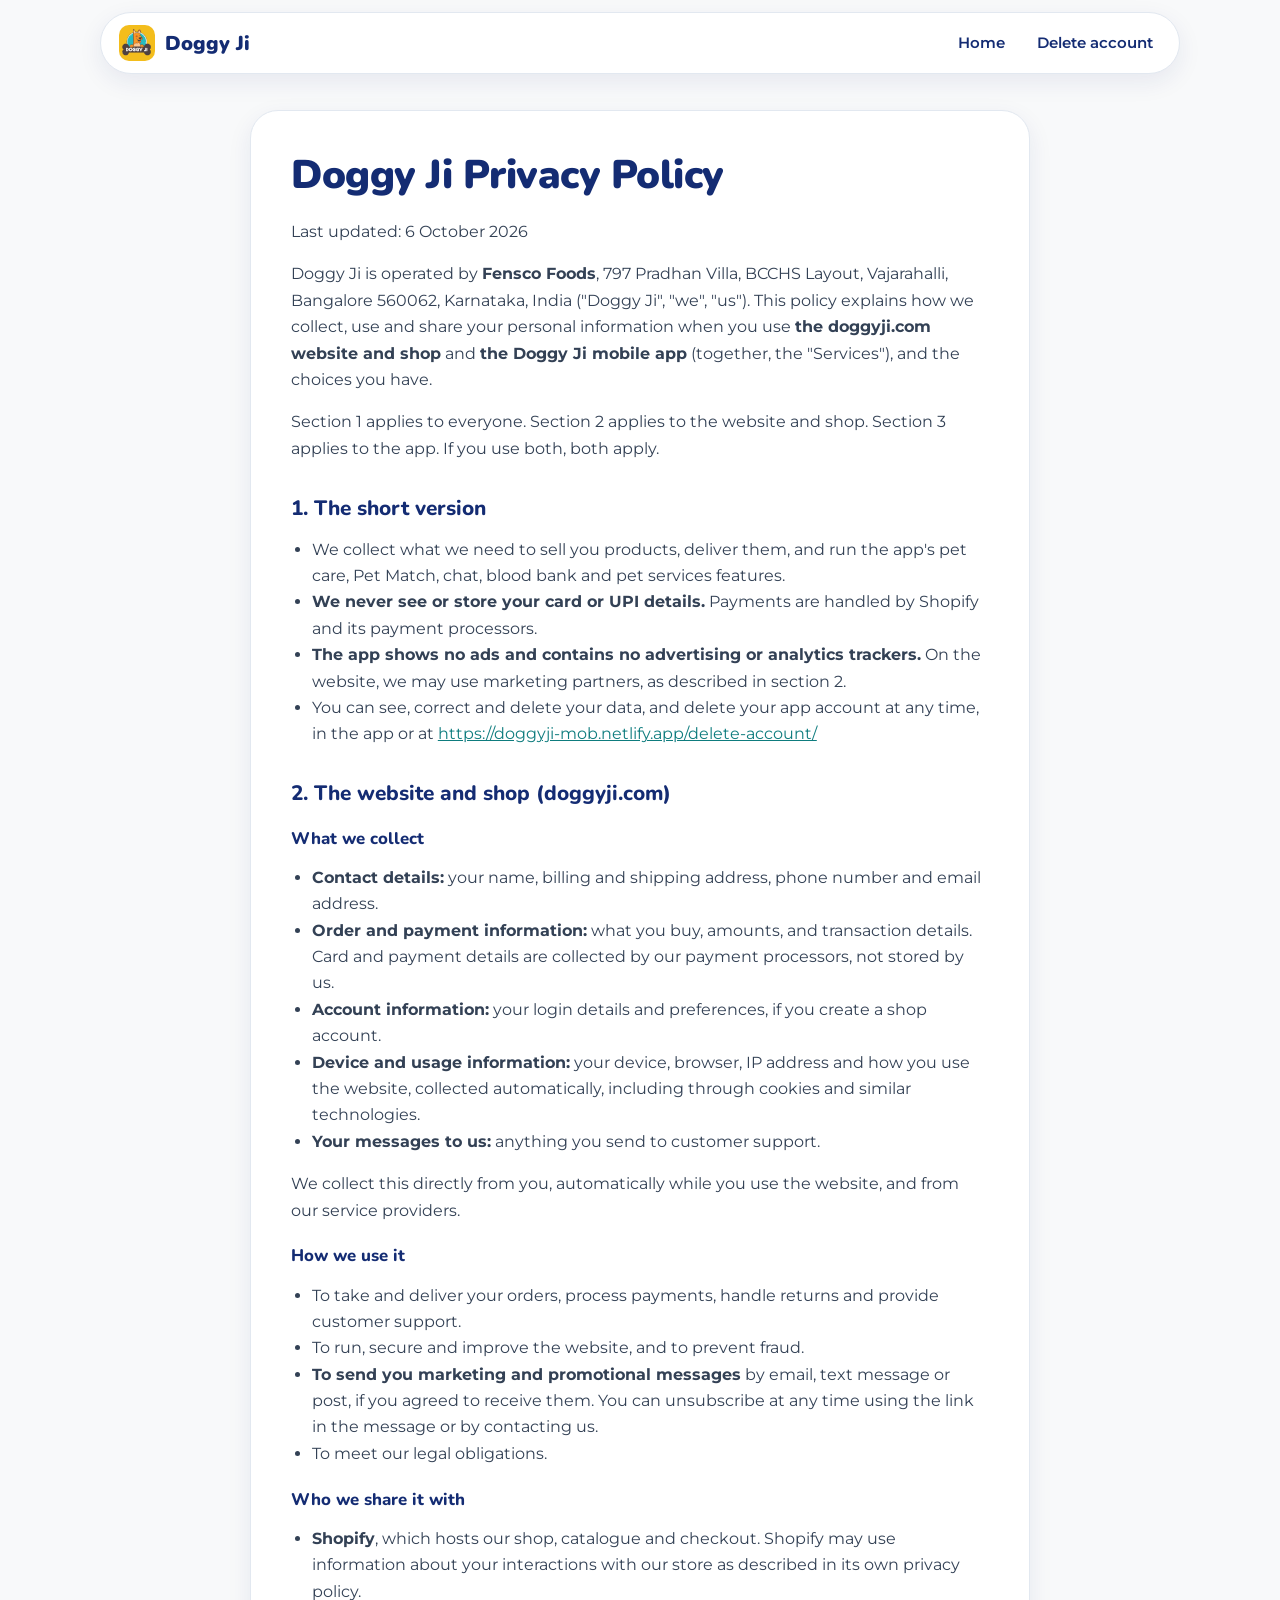
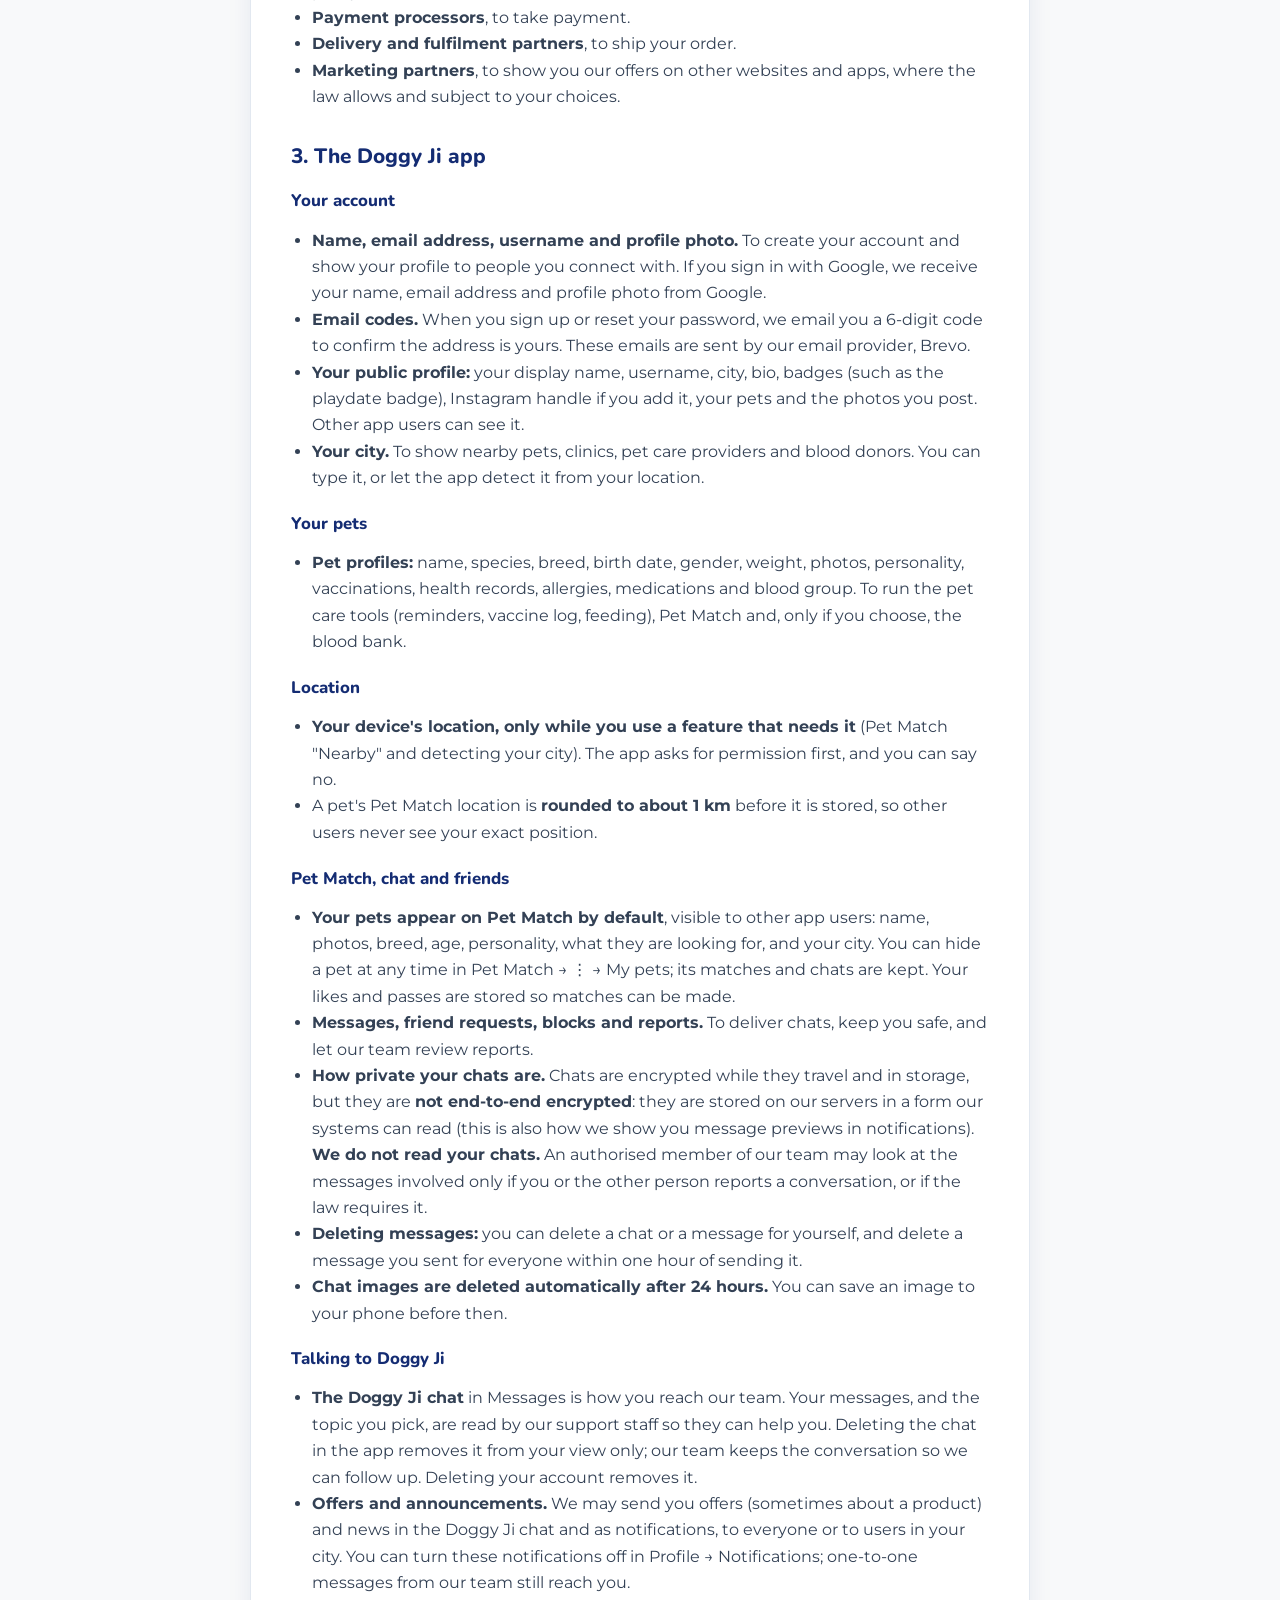
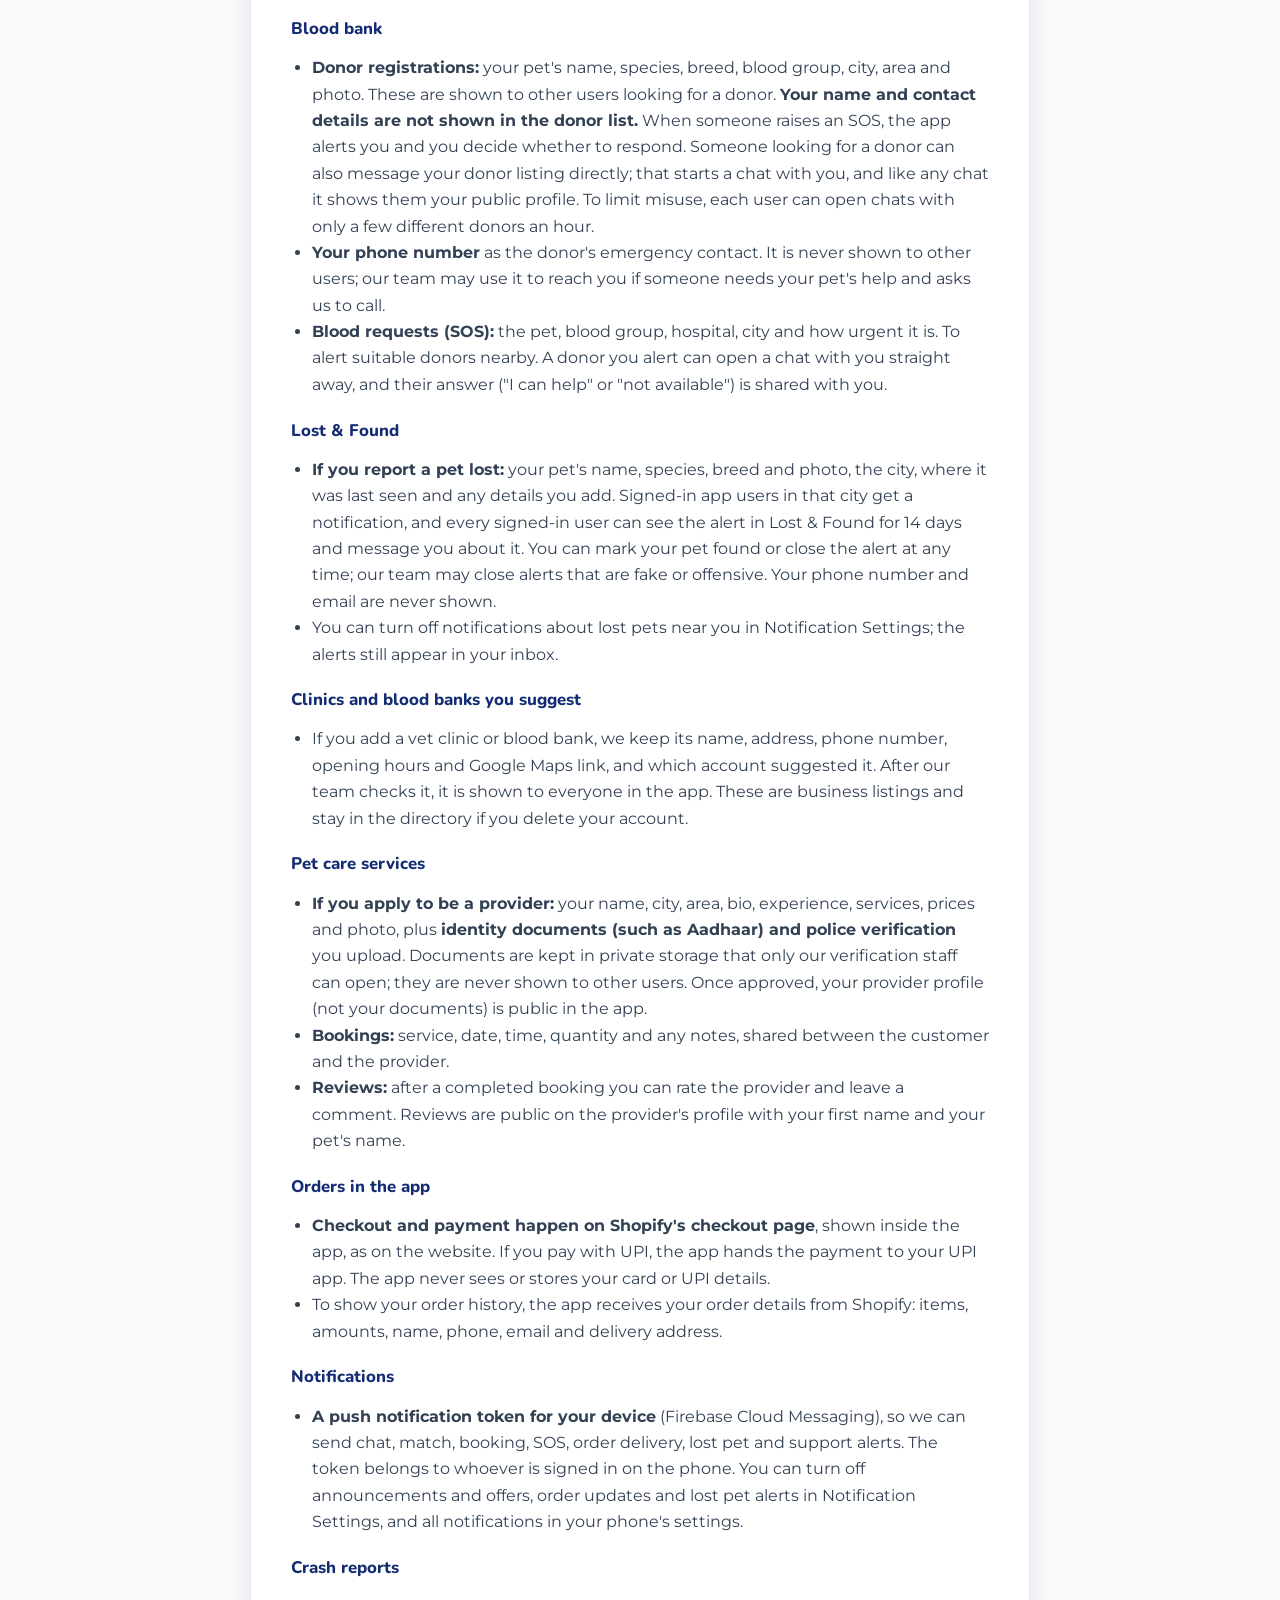
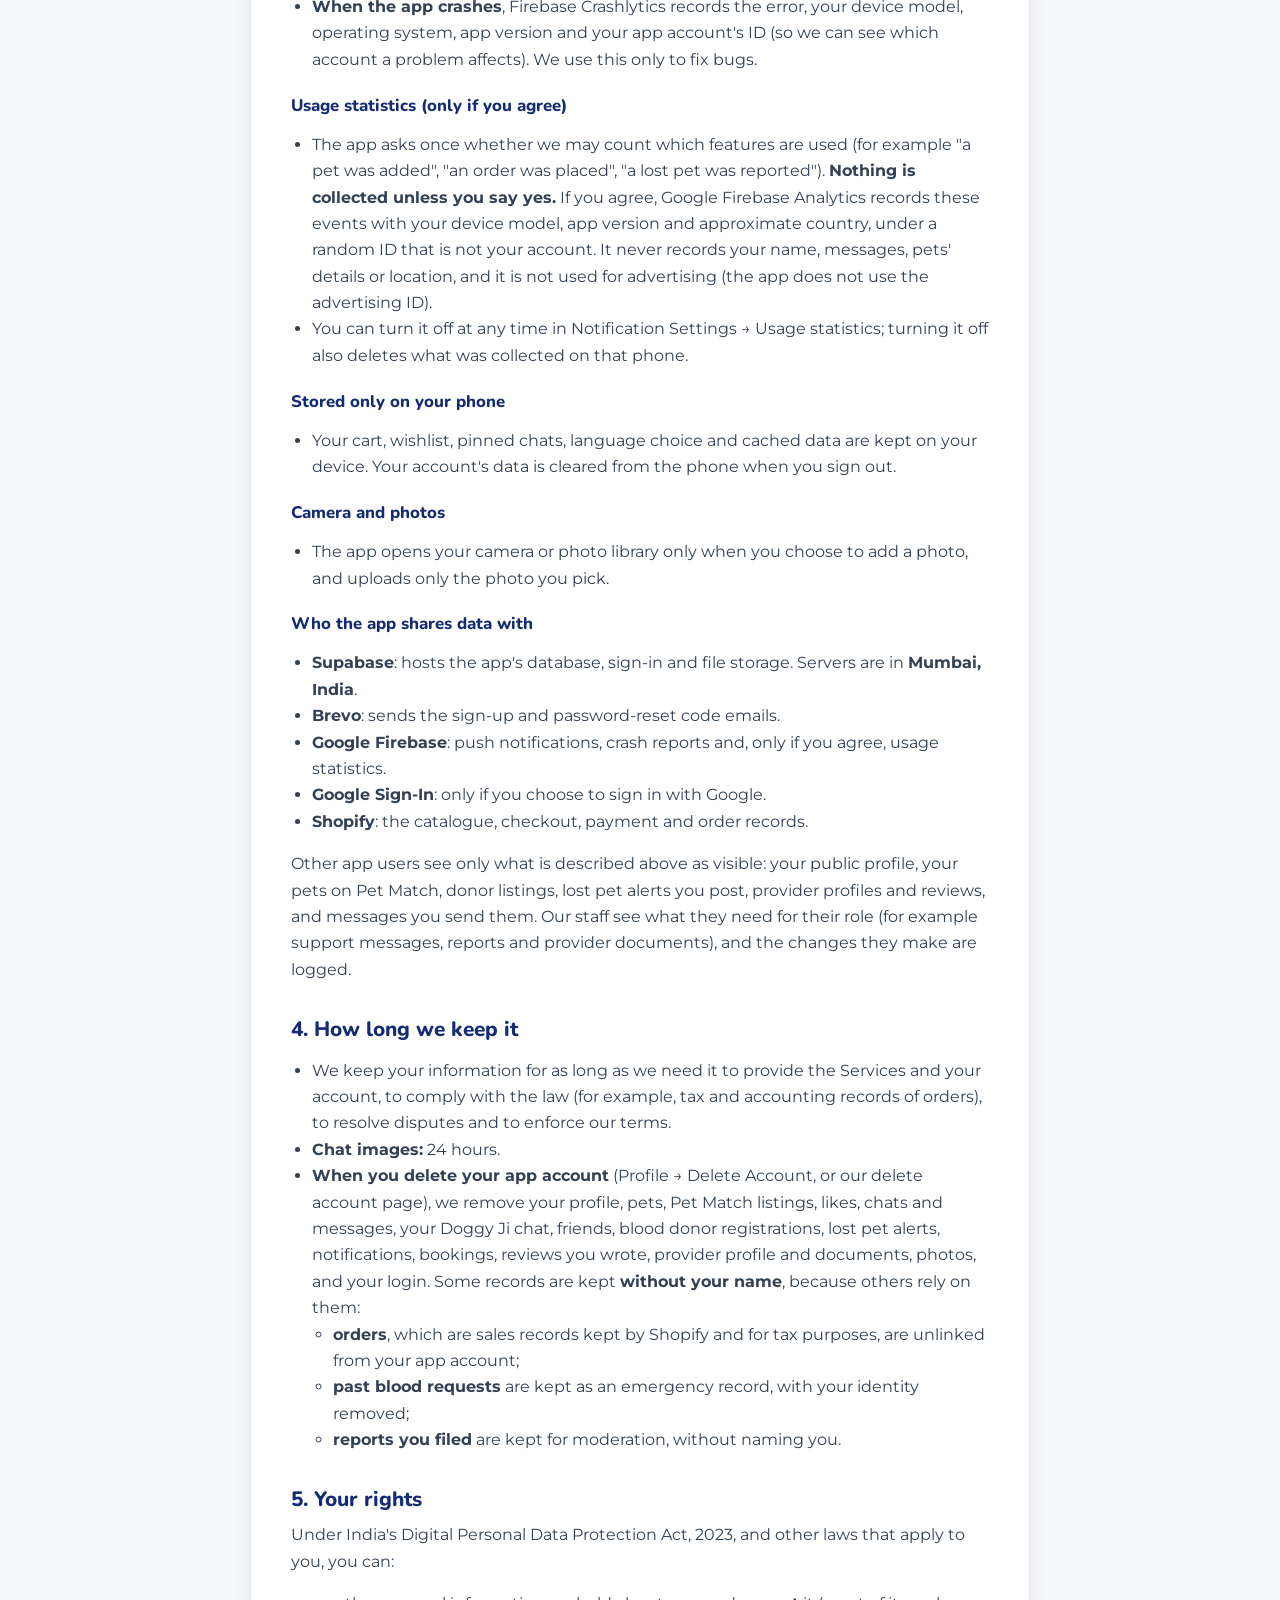
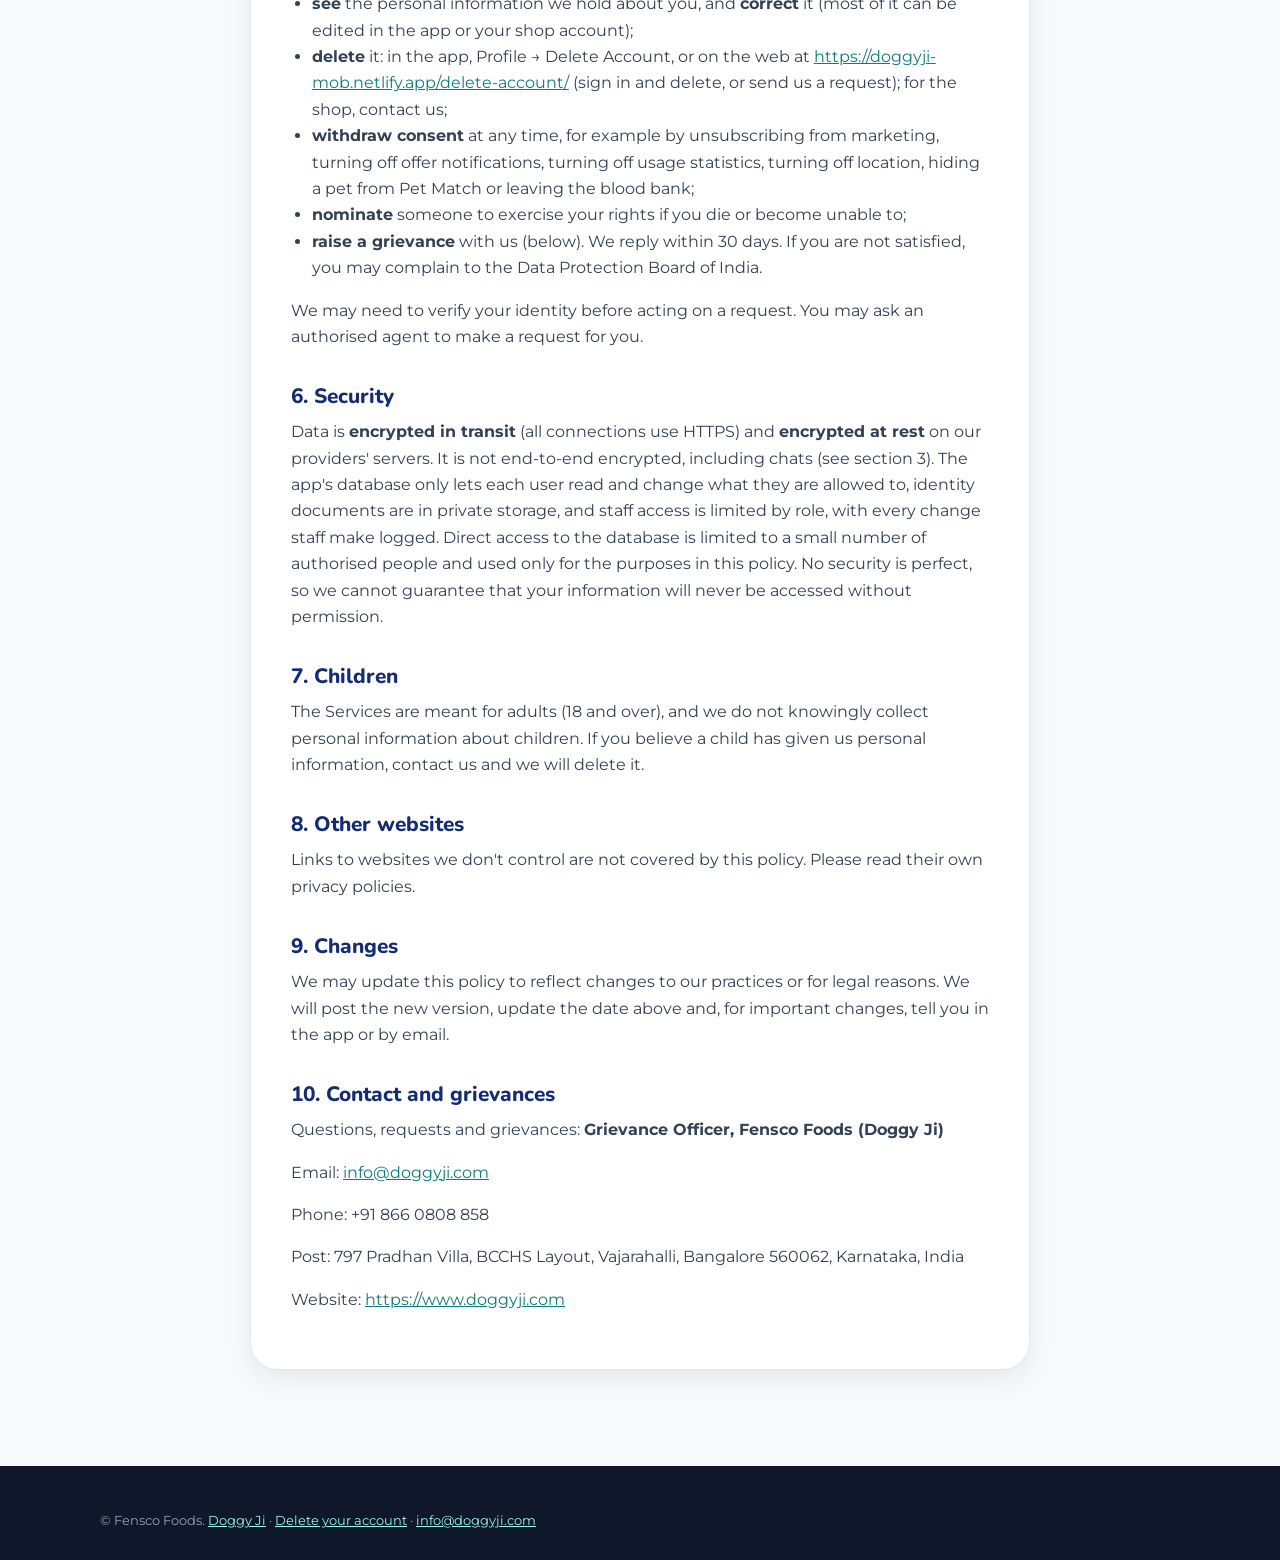
<file: privacy/index.html>
<!doctype html>
<html lang="en">
<head>
<meta charset="utf-8">
<meta name="viewport" content="width=device-width, initial-scale=1">
<title>Doggy Ji Privacy Policy</title>
<meta name="description" content="How Doggy Ji collects, uses and shares your information, and your choices.">
<!-- Generated from assets/legal/privacy_policy.md by website/scripts/build-privacy.mjs. Do not edit. -->
<meta name="color-scheme" content="light">
<link rel="icon" href="../assets/favicon.png">
<link rel="preconnect" href="https://fonts.googleapis.com">
<link rel="preconnect" href="https://fonts.gstatic.com" crossorigin>
<link href="https://fonts.googleapis.com/css2?family=Montserrat:wght@400;500;600;700&family=Nunito:wght@700;800;900&display=swap" rel="stylesheet">
<link rel="stylesheet" href="../css/style.css">
</head>
<body>
<header class="top">
  <div class="wrap">
    <div class="nav">
      <a class="brand" href="../"><img src="../assets/logo.png" alt="" width="36" height="36"> Doggy Ji</a>
      <ul style="display:flex">
        <li><a class="link" href="../">Home</a></li>
        <li><a class="link" href="../delete-account/">Delete account</a></li>
      </ul>
    </div>
  </div>
</header>
<main class="doc"><div class="wrap"><div class="sheet">
<h1>Doggy Ji Privacy Policy</h1>
<p>Last updated: 6 October 2026</p>
<p>Doggy Ji is operated by <strong>Fensco Foods</strong>, 797 Pradhan Villa, BCCHS Layout, Vajarahalli, Bangalore 560062, Karnataka, India ("Doggy Ji", "we", "us"). This policy explains how we collect, use and share your personal information when you use <strong>the doggyji.com website and shop</strong> and <strong>the Doggy Ji mobile app</strong> (together, the "Services"), and the choices you have.</p>
<p>Section 1 applies to everyone. Section 2 applies to the website and shop. Section 3 applies to the app. If you use both, both apply.</p>
<h2>1. The short version</h2>
<ul>
<li>We collect what we need to sell you products, deliver them, and run the app's pet care, Pet Match, chat, blood bank and pet services features.</li>
<li><strong>We never see or store your card or UPI details.</strong> Payments are handled by Shopify and its payment processors.</li>
<li><strong>The app shows no ads and contains no advertising or analytics trackers.</strong> On the website, we may use marketing partners, as described in section 2.</li>
<li>You can see, correct and delete your data, and delete your app account at any time, in the app or at <a href="https://doggyji-mob.netlify.app/delete-account/">https://doggyji-mob.netlify.app/delete-account/</a></li>
</ul>
<h2>2. The website and shop (doggyji.com)</h2>
<h3>What we collect</h3>
<ul>
<li><strong>Contact details:</strong> your name, billing and shipping address, phone number and email address.</li>
<li><strong>Order and payment information:</strong> what you buy, amounts, and transaction details. Card and payment details are collected by our payment processors, not stored by us.</li>
<li><strong>Account information:</strong> your login details and preferences, if you create a shop account.</li>
<li><strong>Device and usage information:</strong> your device, browser, IP address and how you use the website, collected automatically, including through cookies and similar technologies.</li>
<li><strong>Your messages to us:</strong> anything you send to customer support.</li>
</ul>
<p>We collect this directly from you, automatically while you use the website, and from our service providers.</p>
<h3>How we use it</h3>
<ul>
<li>To take and deliver your orders, process payments, handle returns and provide customer support.</li>
<li>To run, secure and improve the website, and to prevent fraud.</li>
<li><strong>To send you marketing and promotional messages</strong> by email, text message or post, if you agreed to receive them. You can unsubscribe at any time using the link in the message or by contacting us.</li>
<li>To meet our legal obligations.</li>
</ul>
<h3>Who we share it with</h3>
<ul>
<li><strong>Shopify</strong>, which hosts our shop, catalogue and checkout. Shopify may use information about your interactions with our store as described in its own privacy policy.</li>
<li><strong>Payment processors</strong>, to take payment.</li>
<li><strong>Delivery and fulfilment partners</strong>, to ship your order.</li>
<li><strong>Marketing partners</strong>, to show you our offers on other websites and apps, where the law allows and subject to your choices.</li>
</ul>
<h2>3. The Doggy Ji app</h2>
<h3>Your account</h3>
<ul>
<li><strong>Name, email address, username and profile photo.</strong> To create your account and show your profile to people you connect with. If you sign in with Google, we receive your name, email address and profile photo from Google.</li>
<li><strong>Email codes.</strong> When you sign up or reset your password, we email you a 6-digit code to confirm the address is yours. These emails are sent by our email provider, Brevo.</li>
<li><strong>Your public profile:</strong> your display name, username, city, bio, badges (such as the playdate badge), Instagram handle if you add it, your pets and the photos you post. Other app users can see it.</li>
<li><strong>Your city.</strong> To show nearby pets, clinics, pet care providers and blood donors. You can type it, or let the app detect it from your location.</li>
</ul>
<h3>Your pets</h3>
<ul>
<li><strong>Pet profiles:</strong> name, species, breed, birth date, gender, weight, photos, personality, vaccinations, health records, allergies, medications and blood group. To run the pet care tools (reminders, vaccine log, feeding), Pet Match and, only if you choose, the blood bank.</li>
</ul>
<h3>Location</h3>
<ul>
<li><strong>Your device's location, only while you use a feature that needs it</strong> (Pet Match "Nearby" and detecting your city). The app asks for permission first, and you can say no.</li>
<li>A pet's Pet Match location is <strong>rounded to about 1 km</strong> before it is stored, so other users never see your exact position.</li>
</ul>
<h3>Pet Match, chat and friends</h3>
<ul>
<li><strong>Your pets appear on Pet Match by default</strong>, visible to other app users: name, photos, breed, age, personality, what they are looking for, and your city. You can hide a pet at any time in Pet Match → ⋮ → My pets; its matches and chats are kept. Your likes and passes are stored so matches can be made.</li>
<li><strong>Messages, friend requests, blocks and reports.</strong> To deliver chats, keep you safe, and let our team review reports.</li>
<li><strong>How private your chats are.</strong> Chats are encrypted while they travel and in storage, but they are <strong>not end-to-end encrypted</strong>: they are stored on our servers in a form our systems can read (this is also how we show you message previews in notifications). <strong>We do not read your chats.</strong> An authorised member of our team may look at the messages involved only if you or the other person reports a conversation, or if the law requires it.</li>
<li><strong>Deleting messages:</strong> you can delete a chat or a message for yourself, and delete a message you sent for everyone within one hour of sending it.</li>
<li><strong>Chat images are deleted automatically after 24 hours.</strong> You can save an image to your phone before then.</li>
</ul>
<h3>Talking to Doggy Ji</h3>
<ul>
<li><strong>The Doggy Ji chat</strong> in Messages is how you reach our team. Your messages, and the topic you pick, are read by our support staff so they can help you. Deleting the chat in the app removes it from your view only; our team keeps the conversation so we can follow up. Deleting your account removes it.</li>
<li><strong>Offers and announcements.</strong> We may send you offers (sometimes about a product) and news in the Doggy Ji chat and as notifications, to everyone or to users in your city. You can turn these notifications off in Profile → Notifications; one-to-one messages from our team still reach you.</li>
</ul>
<h3>Blood bank</h3>
<ul>
<li><strong>Donor registrations:</strong> your pet's name, species, breed, blood group, city, area and photo. These are shown to other users looking for a donor. <strong>Your name and contact details are not shown in the donor list.</strong> When someone raises an SOS, the app alerts you and you decide whether to respond. Someone looking for a donor can also message your donor listing directly; that starts a chat with you, and like any chat it shows them your public profile. To limit misuse, each user can open chats with only a few different donors an hour.</li>
<li><strong>Your phone number</strong> as the donor's emergency contact. It is never shown to other users; our team may use it to reach you if someone needs your pet's help and asks us to call.</li>
<li><strong>Blood requests (SOS):</strong> the pet, blood group, hospital, city and how urgent it is. To alert suitable donors nearby. A donor you alert can open a chat with you straight away, and their answer ("I can help" or "not available") is shared with you.</li>
</ul>
<h3>Lost &amp; Found</h3>
<ul>
<li><strong>If you report a pet lost:</strong> your pet's name, species, breed and photo, the city, where it was last seen and any details you add. Signed-in app users in that city get a notification, and every signed-in user can see the alert in Lost &amp; Found for 14 days and message you about it. You can mark your pet found or close the alert at any time; our team may close alerts that are fake or offensive. Your phone number and email are never shown.</li>
<li>You can turn off notifications about lost pets near you in Notification Settings; the alerts still appear in your inbox.</li>
</ul>
<h3>Clinics and blood banks you suggest</h3>
<ul>
<li>If you add a vet clinic or blood bank, we keep its name, address, phone number, opening hours and Google Maps link, and which account suggested it. After our team checks it, it is shown to everyone in the app. These are business listings and stay in the directory if you delete your account.</li>
</ul>
<h3>Pet care services</h3>
<ul>
<li><strong>If you apply to be a provider:</strong> your name, city, area, bio, experience, services, prices and photo, plus <strong>identity documents (such as Aadhaar) and police verification</strong> you upload. Documents are kept in private storage that only our verification staff can open; they are never shown to other users. Once approved, your provider profile (not your documents) is public in the app.</li>
<li><strong>Bookings:</strong> service, date, time, quantity and any notes, shared between the customer and the provider.</li>
<li><strong>Reviews:</strong> after a completed booking you can rate the provider and leave a comment. Reviews are public on the provider's profile with your first name and your pet's name.</li>
</ul>
<h3>Orders in the app</h3>
<ul>
<li><strong>Checkout and payment happen on Shopify's checkout page</strong>, shown inside the app, as on the website. If you pay with UPI, the app hands the payment to your UPI app. The app never sees or stores your card or UPI details.</li>
<li>To show your order history, the app receives your order details from Shopify: items, amounts, name, phone, email and delivery address.</li>
</ul>
<h3>Notifications</h3>
<ul>
<li><strong>A push notification token for your device</strong> (Firebase Cloud Messaging), so we can send chat, match, booking, SOS, order delivery, lost pet and support alerts. The token belongs to whoever is signed in on the phone. You can turn off announcements and offers, order updates and lost pet alerts in Notification Settings, and all notifications in your phone's settings.</li>
</ul>
<h3>Crash reports</h3>
<ul>
<li><strong>When the app crashes</strong>, Firebase Crashlytics records the error, your device model, operating system, app version and your app account's ID (so we can see which account a problem affects). We use this only to fix bugs.</li>
</ul>
<h3>Usage statistics (only if you agree)</h3>
<ul>
<li>The app asks once whether we may count which features are used (for example "a pet was added", "an order was placed", "a lost pet was reported"). <strong>Nothing is collected unless you say yes.</strong> If you agree, Google Firebase Analytics records these events with your device model, app version and approximate country, under a random ID that is not your account. It never records your name, messages, pets' details or location, and it is not used for advertising (the app does not use the advertising ID).</li>
<li>You can turn it off at any time in Notification Settings → Usage statistics; turning it off also deletes what was collected on that phone.</li>
</ul>
<h3>Stored only on your phone</h3>
<ul>
<li>Your cart, wishlist, pinned chats, language choice and cached data are kept on your device. Your account's data is cleared from the phone when you sign out.</li>
</ul>
<h3>Camera and photos</h3>
<ul>
<li>The app opens your camera or photo library only when you choose to add a photo, and uploads only the photo you pick.</li>
</ul>
<h3>Who the app shares data with</h3>
<ul>
<li><strong>Supabase</strong>: hosts the app's database, sign-in and file storage. Servers are in <strong>Mumbai, India</strong>.</li>
<li><strong>Brevo</strong>: sends the sign-up and password-reset code emails.</li>
<li><strong>Google Firebase</strong>: push notifications, crash reports and, only if you agree, usage statistics.</li>
<li><strong>Google Sign-In</strong>: only if you choose to sign in with Google.</li>
<li><strong>Shopify</strong>: the catalogue, checkout, payment and order records.</li>
</ul>
<p>Other app users see only what is described above as visible: your public profile, your pets on Pet Match, donor listings, lost pet alerts you post, provider profiles and reviews, and messages you send them. Our staff see what they need for their role (for example support messages, reports and provider documents), and the changes they make are logged.</p>
<h2>4. How long we keep it</h2>
<ul>
<li>We keep your information for as long as we need it to provide the Services and your account, to comply with the law (for example, tax and accounting records of orders), to resolve disputes and to enforce our terms.</li>
<li><strong>Chat images:</strong> 24 hours.</li>
<li><strong>When you delete your app account</strong> (Profile → Delete Account, or our delete account page), we remove your profile, pets, Pet Match listings, likes, chats and messages, your Doggy Ji chat, friends, blood donor registrations, lost pet alerts, notifications, bookings, reviews you wrote, provider profile and documents, photos, and your login. Some records are kept <strong>without your name</strong>, because others rely on them:</li>
<ul>
<li><strong>orders</strong>, which are sales records kept by Shopify and for tax purposes, are unlinked from your app account;</li>
<li><strong>past blood requests</strong> are kept as an emergency record, with your identity removed;</li>
<li><strong>reports you filed</strong> are kept for moderation, without naming you.</li>
</ul>
</ul>
<h2>5. Your rights</h2>
<p>Under India's Digital Personal Data Protection Act, 2023, and other laws that apply to you, you can:</p>
<ul>
<li><strong>see</strong> the personal information we hold about you, and <strong>correct</strong> it (most of it can be edited in the app or your shop account);</li>
<li><strong>delete</strong> it: in the app, Profile → Delete Account, or on the web at <a href="https://doggyji-mob.netlify.app/delete-account/">https://doggyji-mob.netlify.app/delete-account/</a> (sign in and delete, or send us a request); for the shop, contact us;</li>
<li><strong>withdraw consent</strong> at any time, for example by unsubscribing from marketing, turning off offer notifications, turning off usage statistics, turning off location, hiding a pet from Pet Match or leaving the blood bank;</li>
<li><strong>nominate</strong> someone to exercise your rights if you die or become unable to;</li>
<li><strong>raise a grievance</strong> with us (below). We reply within 30 days. If you are not satisfied, you may complain to the Data Protection Board of India.</li>
</ul>
<p>We may need to verify your identity before acting on a request. You may ask an authorised agent to make a request for you.</p>
<h2>6. Security</h2>
<p>Data is <strong>encrypted in transit</strong> (all connections use HTTPS) and <strong>encrypted at rest</strong> on our providers' servers. It is not end-to-end encrypted, including chats (see section 3). The app's database only lets each user read and change what they are allowed to, identity documents are in private storage, and staff access is limited by role, with every change staff make logged. Direct access to the database is limited to a small number of authorised people and used only for the purposes in this policy. No security is perfect, so we cannot guarantee that your information will never be accessed without permission.</p>
<h2>7. Children</h2>
<p>The Services are meant for adults (18 and over), and we do not knowingly collect personal information about children. If you believe a child has given us personal information, contact us and we will delete it.</p>
<h2>8. Other websites</h2>
<p>Links to websites we don't control are not covered by this policy. Please read their own privacy policies.</p>
<h2>9. Changes</h2>
<p>We may update this policy to reflect changes to our practices or for legal reasons. We will post the new version, update the date above and, for important changes, tell you in the app or by email.</p>
<h2>10. Contact and grievances</h2>
<p>Questions, requests and grievances: <strong>Grievance Officer, Fensco Foods (Doggy Ji)</strong></p>
<p>Email: <a href="mailto:info@doggyji.com">info@doggyji.com</a></p>
<p>Phone: +91 866 0808 858</p>
<p>Post: 797 Pradhan Villa, BCCHS Layout, Vajarahalli, Bangalore 560062, Karnataka, India</p>
<p>Website: <a href="https://www.doggyji.com">https://www.doggyji.com</a></p>
</div></div></main>
<footer>
  <div class="wrap">
    <div class="legal" style="border:0;margin:0;padding:0">© Fensco Foods. <a href="../">Doggy Ji</a> · <a href="../delete-account/">Delete your account</a> · <a href="mailto:info@doggyji.com">info@doggyji.com</a></div>
  </div>
</footer>
</body>
</html>
</file>
<file: css/style.css>
/* Doggy Ji website, in the app's own look (lib/core/constants/colors.dart and the Home / Pet Care screens):
   light canvas #F8F9FA, white bordered cards, navy Nunito headings, Montserrat body, the teal
   "Shop Healthy Treats" gradient, the red Blood Bank card and the purple Pet Services card. */
:root {
  --teal: #23c1c3;
  --teal-btn: #0e7c7e;     /* DoggyjiColors.tealButton: white text on it passes contrast */
  --forest: #009688;
  --navy: #142c73;
  --muted: #64748b;
  --canvas: #f8f9fa;
  --card: #ffffff;
  --line: #e2e8f0;
  --red: #e53935;
  --shadow: 0 8px 24px rgba(20, 44, 115, 0.08);
}
* { box-sizing: border-box; }
html { scroll-behavior: smooth; overflow-x: hidden; }
body { margin: 0; overflow-x: hidden; background: var(--canvas); color: var(--navy); font: 16px/1.65 'Montserrat', system-ui, -apple-system, 'Segoe UI', Roboto, sans-serif; -webkit-font-smoothing: antialiased; }
h1, h2, h3, h4 { font-family: 'Nunito', 'Montserrat', sans-serif; color: var(--navy); line-height: 1.2; margin: 0 0 .5em; }
h1 { font-size: clamp(2.2rem, 5vw, 3.5rem); font-weight: 900; letter-spacing: -.5px; }
h2 { font-size: clamp(1.7rem, 3.4vw, 2.3rem); font-weight: 800; }
h3 { font-size: 1.12rem; font-weight: 800; }
p { margin: 0 0 1em; color: var(--muted); }
a { color: var(--teal-btn); }
img { max-width: 100%; display: block; }
.wrap { max-width: 1120px; margin: 0 auto; padding: 0 20px; }
section { padding: 64px 0; }
.eyebrow { display: inline-block; font-weight: 700; font-size: .78rem; letter-spacing: .12em; text-transform: uppercase; color: var(--teal-btn); margin-bottom: 10px; }
.center { text-align: center; }
.lead { font-size: 1.08rem; max-width: 640px; }
.center .lead { margin-left: auto; margin-right: auto; }

/* Header: a floating pill, like the app's bottom dock */
header.top { position: sticky; top: 0; z-index: 20; padding: 12px 0 0; background: linear-gradient(var(--canvas) 70%, transparent); }
.nav { display: flex; align-items: center; justify-content: space-between; height: 62px; background: var(--card); border: 1px solid var(--line); border-radius: 999px; padding: 0 12px 0 18px; box-shadow: var(--shadow); position: relative; }
.brand { display: flex; align-items: center; gap: 10px; text-decoration: none; font-family: 'Nunito', sans-serif; font-weight: 900; font-size: 1.25rem; color: var(--navy); }
.brand img { width: 36px; height: 36px; border-radius: 10px; }
.nav ul { display: flex; gap: 4px; list-style: none; margin: 0; padding: 0; align-items: center; }
.nav a.link { padding: 8px 14px; border-radius: 999px; text-decoration: none; color: var(--navy); font-weight: 600; font-size: .92rem; }
.nav a.link:hover { background: rgba(35, 193, 195, .15); color: var(--teal-btn); }
.burger { display: none; background: none; border: 0; font-size: 1.5rem; color: var(--navy); cursor: pointer; }
@media (max-width: 820px) {
  .burger { display: block; }
  .nav ul { position: absolute; top: 70px; left: 0; right: 0; flex-direction: column; background: var(--card); border: 1px solid var(--line); border-radius: 24px; padding: 12px; display: none; align-items: stretch; box-shadow: var(--shadow); }
  .nav ul.open { display: flex; }
}

/* Buttons */
.btn { display: inline-flex; align-items: center; gap: 8px; padding: 13px 24px; border-radius: 14px; font-weight: 700; text-decoration: none; border: 2px solid transparent; cursor: pointer; font-size: 1rem; font-family: inherit; transition: transform .15s, box-shadow .15s; }
.btn:hover { transform: translateY(-2px); }
.btn.primary { background: var(--teal-btn); color: #fff; box-shadow: 0 8px 20px rgba(14, 124, 126, .28); }
.btn.white { background: #fff; color: var(--teal-btn); }
.btn.ghost { border-color: rgba(255, 255, 255, .7); color: #fff; background: transparent; }
.btn.outline { border-color: var(--teal-btn); color: var(--teal-btn); background: transparent; }
.btn.danger { background: var(--red); color: #fff; }
.btn[disabled] { opacity: .5; cursor: not-allowed; transform: none; }
.btn.small { padding: 9px 18px; font-size: .9rem; border-radius: 999px; }

/* Hero: the "Shop Healthy Treats" banner, at full size */
.hero { padding: 24px 0 24px; }
.hero .panel { background: linear-gradient(135deg, #1fb6b8 0%, #009688 55%, #00796b 100%); border-radius: 32px; color: #fff; padding: 56px 48px 0; overflow: hidden; position: relative; box-shadow: 0 18px 40px rgba(0, 150, 136, .28); }
.hero .grid { display: grid; grid-template-columns: 1.15fr .85fr; gap: 24px; align-items: end; }
.hero h1 { color: #fff; }
.hero h1 span { color: #fff7d6; }
.hero p.lead { color: rgba(255, 255, 255, .95); }
.hero .copy { padding-bottom: 56px; }
.chips { display: flex; flex-wrap: wrap; gap: 10px; margin: 22px 0; }
.chip { background: rgba(255, 255, 255, .2); border: 1px solid rgba(255, 255, 255, .35); border-radius: 999px; padding: 6px 14px; font-weight: 600; font-size: .85rem; color: #fff; }
.cta-row { display: flex; flex-wrap: wrap; gap: 12px; }
.hero .phones { display: flex; justify-content: center; gap: 0; align-self: end; }
.hero .phone { width: 235px; margin-bottom: -40px; }
.hero .phone + .phone { margin-left: -40px; margin-bottom: -80px; }
.hero .grid > *, .feature > *, .spot > * { min-width: 0; }
@media (max-width: 860px) {
  .hero .panel { padding: 36px 22px 0; border-radius: 26px; }
  .hero .grid { grid-template-columns: minmax(0, 1fr); }
  .hero .copy { padding-bottom: 8px; }
  .hero .phone { width: 150px; margin-bottom: -30px; }
  .hero .phone + .phone { margin-left: -30px; margin-bottom: -60px; }
}

.stats { display: grid; grid-template-columns: repeat(auto-fit, minmax(130px, 1fr)); gap: 14px; margin-top: 26px; }
.stat { background: var(--card); border: 1px solid var(--line); border-radius: 18px; padding: 16px 18px; text-align: center; }
.stat b { display: block; font-family: 'Nunito'; font-size: 1.5rem; color: var(--teal-btn); }
.stat span { font-size: .85rem; color: var(--muted); }

/* Phone and tablet frames */
.phone { border-radius: 34px; border: 8px solid #0f172a; background: #0f172a; box-shadow: 0 16px 40px rgba(15, 23, 42, .3); overflow: hidden; width: 250px; }
.phone img { width: 100%; height: auto; }
.tablet { border-radius: 22px; border: 10px solid #0f172a; background: #0f172a; box-shadow: 0 16px 40px rgba(15, 23, 42, .25); overflow: hidden; max-width: 760px; margin: 0 auto; }

/* Feature tiles, like the Home screen tiles */
.tabs { display: flex; flex-wrap: wrap; gap: 8px; justify-content: center; margin: 26px 0 30px; }
.tab { border: 1.5px solid var(--line); background: var(--card); color: var(--navy); border-radius: 999px; padding: 9px 18px; cursor: pointer; font-weight: 700; font-family: inherit; font-size: .9rem; }
.tab.on { background: rgba(35, 193, 195, .18); border-color: var(--teal); color: var(--teal-btn); }
.cards { display: grid; grid-template-columns: repeat(auto-fill, minmax(260px, 1fr)); gap: 16px; }
.card { background: var(--card); border: 1px solid var(--line); border-radius: 20px; padding: 26px 22px; text-align: center; transition: transform .2s, box-shadow .2s; }
.card:hover { transform: translateY(-4px); box-shadow: var(--shadow); }
.card .ico { width: 64px; height: 64px; border-radius: 50%; display: grid; place-items: center; font-size: 1.8rem; margin: 0 auto 14px; }
.card p { margin: 0; font-size: .92rem; }

/* Colour cards from the Pet Care screen */
.feature { border-radius: 30px; color: #fff; padding: 48px; display: grid; grid-template-columns: 1.1fr .9fr; gap: 32px; align-items: center; overflow: hidden; }
.feature.red { background: linear-gradient(135deg, #d32f2f, #b71c1c 60%, #e53935); box-shadow: 0 16px 36px rgba(211, 47, 47, .25); }
.feature.purple { background: linear-gradient(135deg, #6a1b9a, #8e24aa 60%, #9c27b0); box-shadow: 0 16px 36px rgba(123, 31, 162, .25); }
.feature h2, .feature h3 { color: #fff; }
.feature p { color: rgba(255, 255, 255, .92); }
.feature .eyebrow { color: rgba(255, 255, 255, .85); }
.feature ul { list-style: none; padding: 0; margin: 18px 0 0; }
.feature li { padding-left: 30px; position: relative; margin-bottom: 10px; color: rgba(255, 255, 255, .95); }
.feature li::before { content: '✓'; position: absolute; left: 0; top: 3px; width: 20px; height: 20px; border-radius: 50%; background: rgba(255, 255, 255, .25); font-size: .75rem; display: grid; place-items: center; font-weight: 700; }
.feature .shot { display: flex; justify-content: center; margin-bottom: -90px; margin-top: 10px; }
.feature .shot .phone { width: 230px; }
.mini { display: flex; flex-wrap: wrap; gap: 10px; margin-top: 18px; }
.mini span { background: rgba(255, 255, 255, .2); border-radius: 999px; padding: 7px 16px; font-weight: 700; font-size: .88rem; }
@media (max-width: 860px) { .feature { grid-template-columns: minmax(0, 1fr); padding: 32px 24px 0; } .feature .shot { margin-bottom: -60px; } }

.spot { display: grid; grid-template-columns: 1fr 1fr; gap: 56px; align-items: center; background: var(--card); border: 1px solid var(--line); border-radius: 30px; padding: 48px; }
.spot .shot { display: flex; justify-content: center; }
.spot ul { padding: 0; list-style: none; margin: 18px 0 0; }
.spot li { padding-left: 30px; position: relative; margin-bottom: 10px; color: var(--muted); }
.spot li::before { content: '✓'; position: absolute; left: 0; top: 3px; width: 20px; height: 20px; border-radius: 50%; background: var(--teal-btn); color: #fff; font-size: .75rem; display: grid; place-items: center; font-weight: 700; }
@media (max-width: 860px) { .spot { grid-template-columns: minmax(0, 1fr); gap: 28px; padding: 28px 22px; } }

.steps { display: grid; grid-template-columns: repeat(auto-fit, minmax(220px, 1fr)); gap: 20px; margin-top: 40px; counter-reset: s; text-align: left; }
.step { background: var(--card); border: 1px solid var(--line); border-radius: 20px; padding: 28px 24px 22px; position: relative; }
.step::before { counter-increment: s; content: counter(s); position: absolute; top: -18px; left: 22px; width: 38px; height: 38px; border-radius: 50%; background: var(--teal); color: #06323a; font-weight: 900; display: grid; place-items: center; font-family: 'Nunito'; }
.step p { margin: 0; }

.band { background: linear-gradient(135deg, #142c73, #1b4965 55%, #0e7c7e); color: #fff; border-radius: 30px; padding: 44px; display: grid; grid-template-columns: repeat(auto-fit, minmax(210px, 1fr)); gap: 28px; }
.band h3 { color: #fff; margin-bottom: 6px; }
.band p { color: rgba(255, 255, 255, .85); margin: 0; font-size: .94rem; }

.gallery { display: flex; gap: 22px; overflow-x: auto; padding: 8px 4px 26px; scroll-snap-type: x mandatory; }
.gallery figure { margin: 0; flex: 0 0 auto; scroll-snap-align: center; text-align: center; }
.gallery .phone { width: 220px; }
.gallery figcaption { margin-top: 12px; font-weight: 700; font-size: .92rem; color: var(--navy); }

.faq { max-width: 780px; margin: 30px auto 0; }
.q { border: 1px solid var(--line); border-radius: 18px; margin-bottom: 12px; background: var(--card); overflow: hidden; }
.q button { width: 100%; text-align: left; background: none; border: 0; padding: 18px 22px; font: 800 1rem 'Nunito', sans-serif; color: var(--navy); cursor: pointer; display: flex; justify-content: space-between; gap: 12px; }
.q .a { padding: 0 22px 18px; }
.q .a p { margin: 0; font-size: .95rem; }

.cta .panel { background: linear-gradient(135deg, #1fb6b8, #009688 55%, #00796b); border-radius: 32px; padding: 56px 24px; text-align: center; color: #fff; box-shadow: 0 18px 40px rgba(0, 150, 136, .25); }
.cta h2 { color: #fff; }
.cta p { color: rgba(255, 255, 255, .95); }
.cta img.logo { width: 84px; height: 84px; border-radius: 22px; margin: 0 auto 16px; box-shadow: 0 8px 24px rgba(0, 0, 0, .2); }

footer { background: #0f172a; color: #cbd5e1; padding: 44px 0 28px; margin-top: 40px; }
footer a { color: #99f6e4; }
footer .cols { display: grid; grid-template-columns: 2fr 1fr 1fr; gap: 30px; }
footer h4 { color: #fff; font-size: 1rem; }
footer ul { list-style: none; padding: 0; margin: 0; }
footer li { margin-bottom: 8px; }
footer p { color: #94a3b8; font-size: .9rem; }
footer .legal { border-top: 1px solid #1e293b; margin-top: 28px; padding-top: 18px; font-size: .82rem; color: #94a3b8; }
@media (max-width: 720px) { footer .cols { grid-template-columns: 1fr; } }

/* Document pages (privacy, delete account) */
.doc { padding: 36px 0 56px; }
.doc .wrap { max-width: 820px; }
.doc .sheet { background: var(--card); border: 1px solid var(--line); border-radius: 28px; padding: 40px; box-shadow: var(--shadow); }
@media (max-width: 600px) { .doc .sheet { padding: 24px 18px; border-radius: 22px; } }
.doc h1 { font-size: clamp(1.8rem, 4vw, 2.5rem); }
.doc h2 { font-size: 1.3rem; margin-top: 2.1rem; }
.doc h3 { font-size: 1.05rem; margin-top: 1.4rem; }
.doc p, .doc li { color: #334155; }
.doc ul, .doc ol { padding-left: 1.3rem; }
.doc a { overflow-wrap: anywhere; }
.notice { border-radius: 16px; padding: 16px 20px; margin: 20px 0; border: 1px solid var(--line); background: var(--canvas); }
.notice.warn { border-color: #f5b5b5; background: #fdecec; }
.notice.ok { border-color: #b7e4c7; background: #eaf7ef; }
.notice p { margin: 0; color: var(--navy); }
.notice p + p { margin-top: .6em; }
.box { background: var(--canvas); border: 1px solid var(--line); border-radius: 20px; padding: 24px; margin: 22px 0; }
.who { display: flex; align-items: center; gap: 14px; background: #fff; border: 1px solid var(--line); border-radius: 16px; padding: 14px 16px; }
.who img, .who .av { width: 56px; height: 56px; border-radius: 50%; object-fit: cover; flex: none; }
.who .av { background: rgba(35, 193, 195, .18); color: var(--teal-btn); display: grid; place-items: center; font: 900 1.6rem 'Nunito', sans-serif; }
label.f { display: block; font-weight: 700; margin: 16px 0 6px; font-size: .9rem; color: var(--navy); }
input.t, select.t, textarea.t { width: 100%; padding: 12px 14px; border-radius: 12px; border: 1.5px solid var(--line); background: #fff; color: var(--navy); font: inherit; }
input.t:focus, select.t:focus, textarea.t:focus { outline: 2px solid var(--teal); border-color: var(--teal); }
.err { color: var(--red); font-size: .88rem; margin-top: 6px; }
.check { display: flex; gap: 10px; align-items: flex-start; margin: 18px 0; color: var(--navy); }
.check input { margin-top: 5px; width: 18px; height: 18px; }
.seg { display: flex; gap: 6px; background: var(--canvas); border: 1px solid var(--line); border-radius: 999px; padding: 4px; margin-bottom: 8px; }
.seg button { flex: 1; border: 0; border-radius: 999px; padding: 10px 14px; background: none; font: 700 .92rem 'Montserrat', sans-serif; color: var(--muted); cursor: pointer; }
.seg button.on { background: #fff; color: var(--teal-btn); box-shadow: 0 2px 8px rgba(20, 44, 115, .12); }
table.k { width: 100%; border-collapse: collapse; margin: 14px 0 6px; font-size: .94rem; }
table.k th, table.k td { text-align: left; padding: 12px 14px; border-bottom: 1px solid var(--line); vertical-align: top; color: #334155; }
table.k th { background: var(--canvas); font-family: 'Nunito'; color: var(--navy); }

.rv { opacity: 0; transform: translateY(18px); transition: opacity .6s ease, transform .6s ease; }
.rv.in { opacity: 1; transform: none; }
@media (prefers-reduced-motion: reduce) { .rv { opacity: 1; transform: none; transition: none; } html { scroll-behavior: auto; } }
</file>
